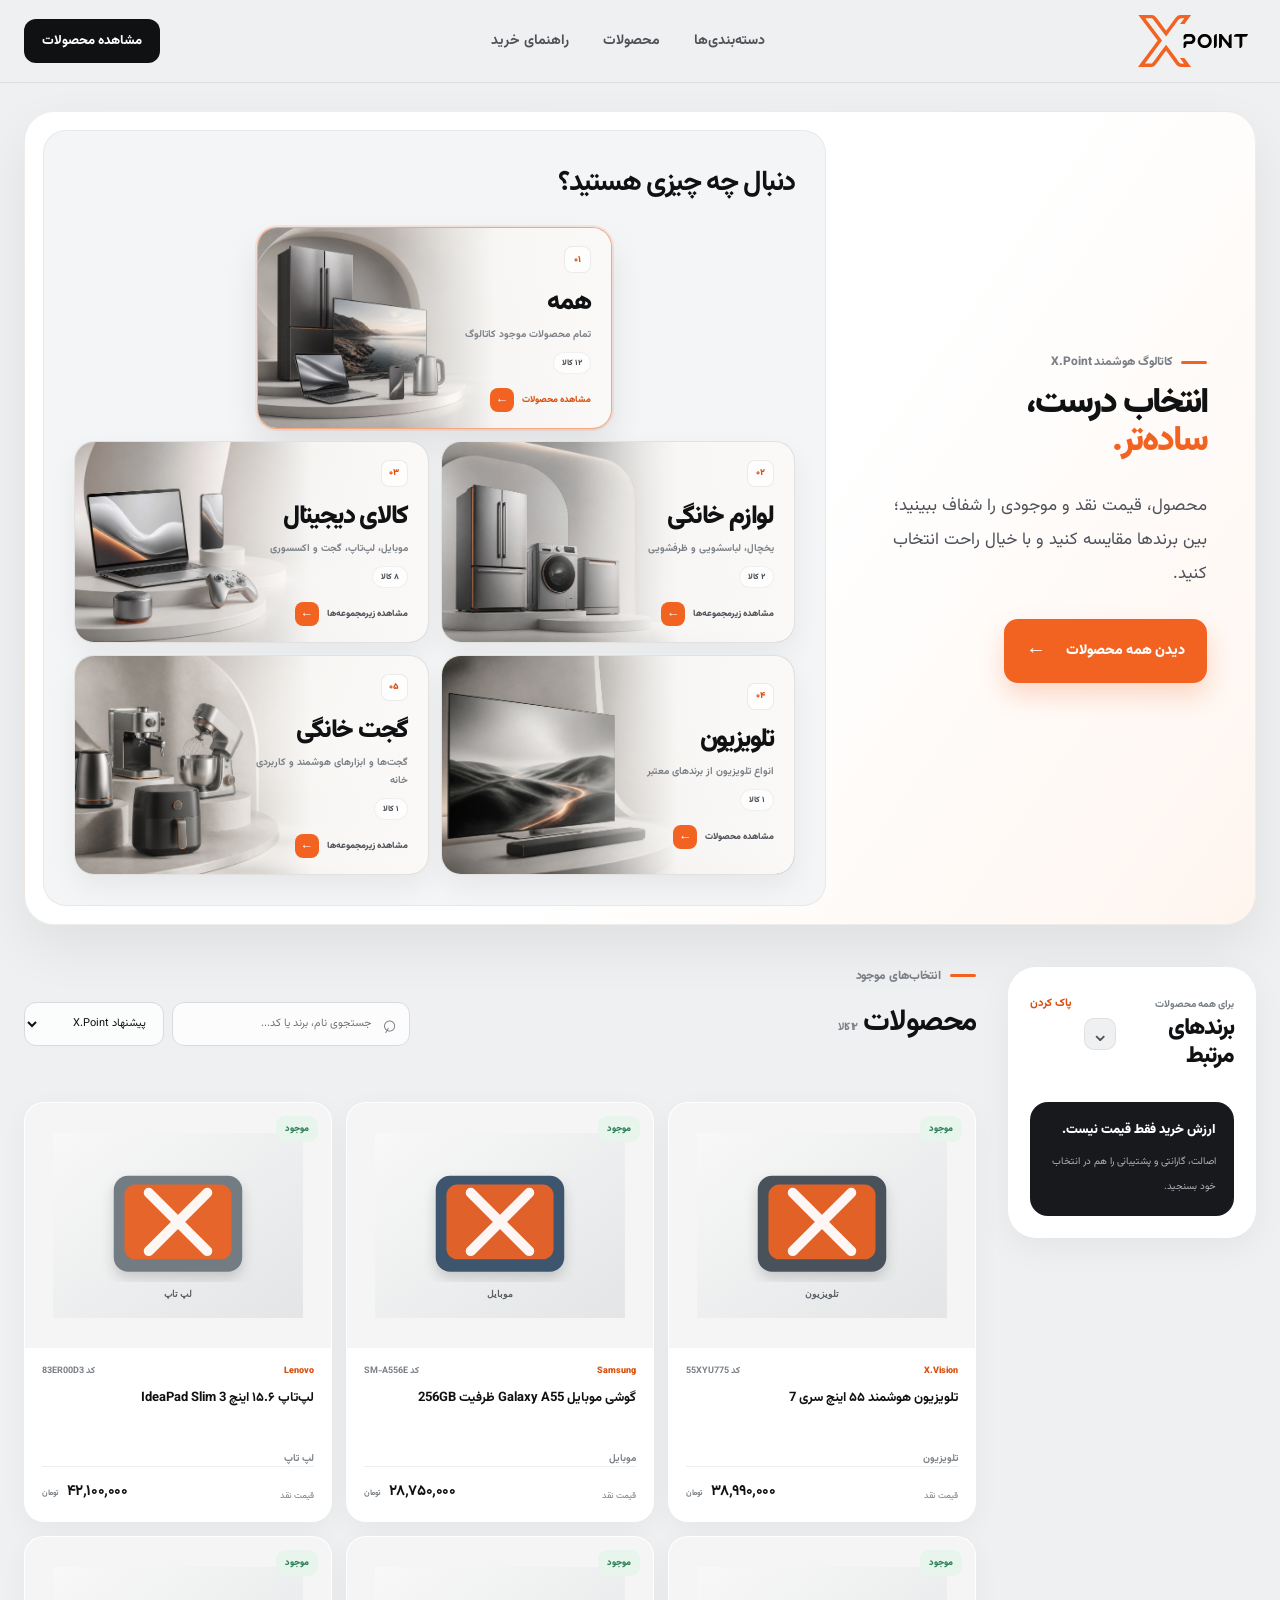
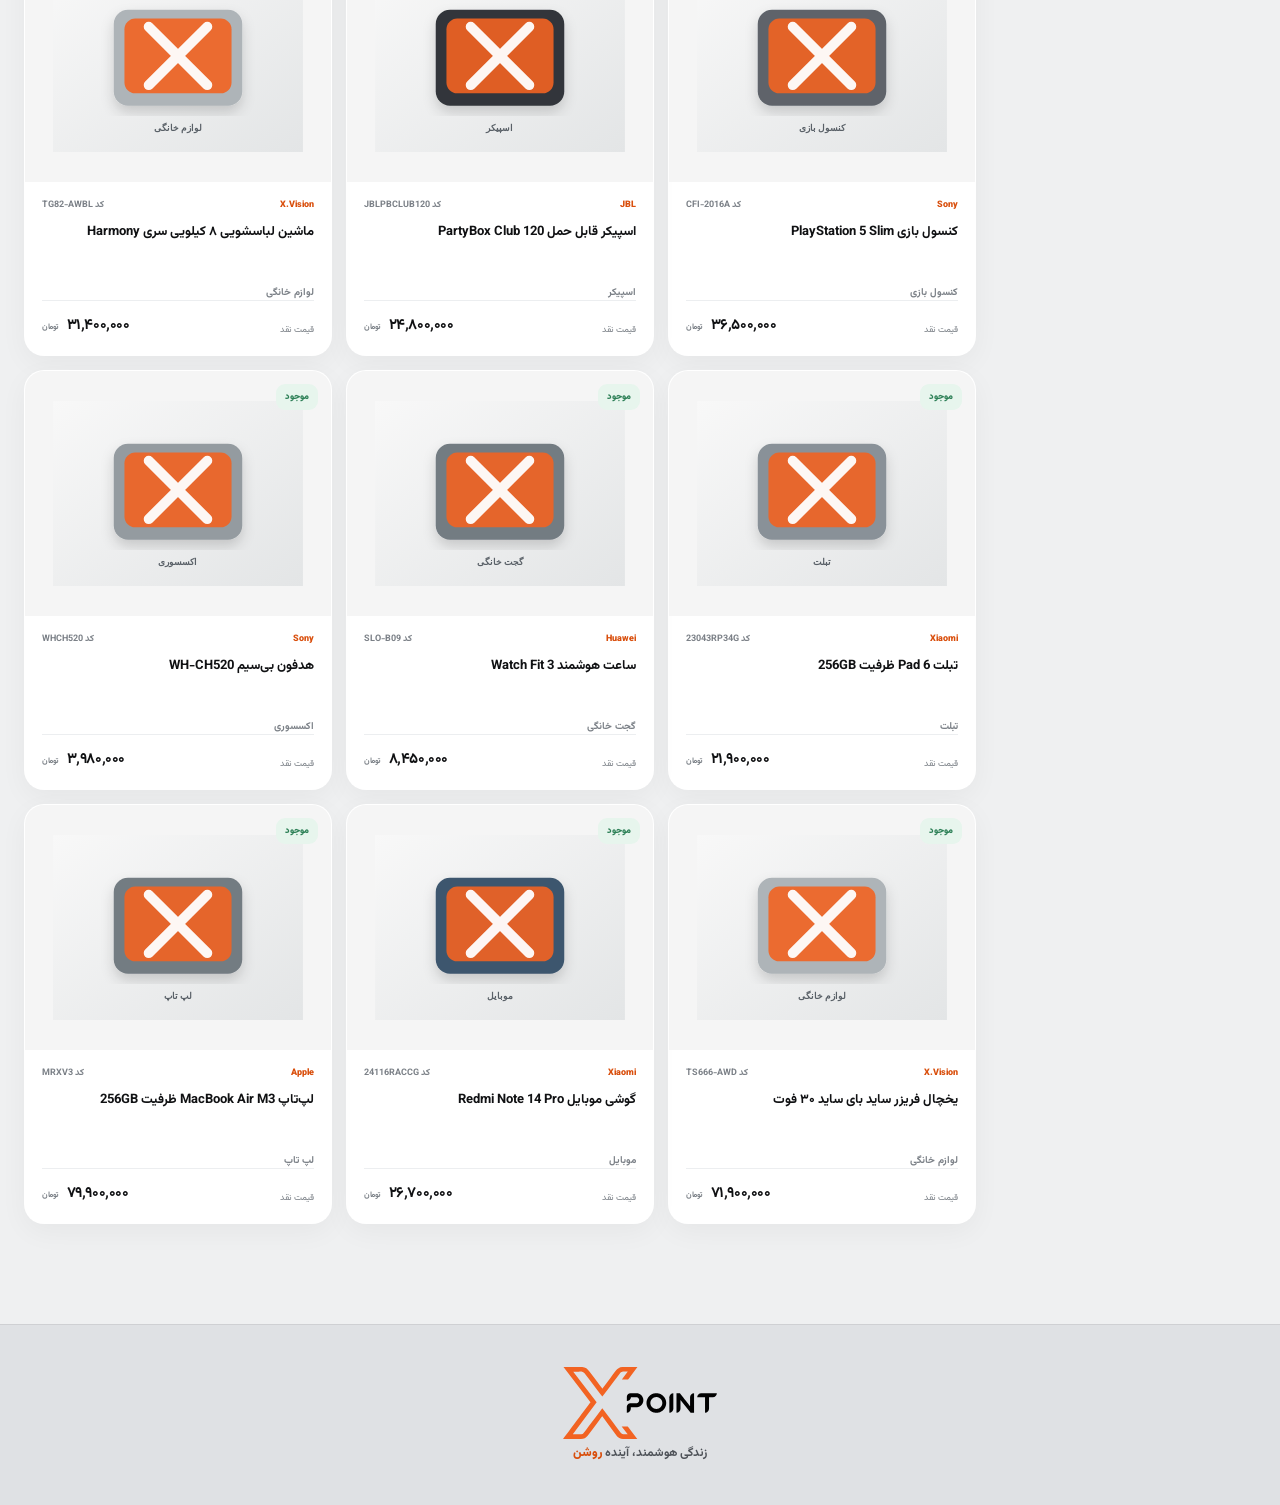
<file: index.html>
<!doctype html>
<html lang="fa" dir="rtl">
<head>
  <meta charset="UTF-8" />
  <meta name="viewport" content="width=device-width, initial-scale=1.0" />
  <meta name="theme-color" content="#f26322" />
  <meta name="description" content="کاتالوگ به‌روز محصولات X.Point با فیلتر دسته‌بندی و برند" />
  <title>X.Point | انتخاب درست، ساده‌تر</title>
  <link rel="stylesheet" href="styles.css?v=20261021-3" />
</head>
<body>
  <a class="skip-link" href="#products">رفتن به محصولات</a>

  <header class="site-header">
    <div class="shell header-inner">
      <a class="brand" href="#" aria-label="صفحه اصلی X.Point">
        <img src="assets/xpoint.svg" alt="X.Point" />
      </a>
      <nav aria-label="ناوبری اصلی">
        <a href="#categories">دسته‌بندی‌ها</a>
        <a href="#products">محصولات</a>
        <a href="#guide">راهنمای خرید</a>
      </nav>
      <button class="support-link" type="button" data-scroll-products>مشاهده محصولات</button>
    </div>
  </header>

  <main>
    <section class="drive-banner shell" id="driveBanner" aria-label="بنرهای ویژه X.Point" hidden>
      <div class="drive-banner-track" id="driveBannerTrack"></div>
      <div class="drive-banner-controls">
        <button type="button" id="bannerPrev" aria-label="بنر قبلی">→</button>
        <div class="drive-banner-dots" id="driveBannerDots" aria-label="انتخاب بنر"></div>
        <button type="button" id="bannerNext" aria-label="بنر بعدی">←</button>
      </div>
    </section>

    <section class="festival-strip shell" id="festivalStrip" aria-live="polite" hidden>
      <div>
        <span>جشنواره فعال</span>
        <strong id="festivalTitle"></strong>
        <p id="festivalDescription"></p>
      </div>
      <a id="festivalLink" href="#products">مشاهده جشنواره <span aria-hidden="true">←</span></a>
    </section>

    <section class="hero-combined shell" id="hero" aria-labelledby="hero-title">
      <div class="hero">
      <div class="hero-copy">
        <p class="eyebrow"><span></span> کاتالوگ هوشمند X.Point</p>
        <h1 id="hero-title">انتخاب درست،<br /><em>ساده‌تر.</em></h1>
        <p class="hero-lead">محصول، قیمت نقد و موجودی را شفاف ببینید؛ بین برندها مقایسه کنید و با خیال راحت انتخاب کنید.</p>
        <div class="hero-actions">
          <button class="primary-button" type="button" data-scroll-products>دیدن همه محصولات <span aria-hidden="true">←</span></button>
        </div>
      </div>

      </div>

    <div class="category-section" id="categories" aria-labelledby="category-title">
      <div class="section-heading">
        <div>
          <h2 id="category-title">دنبال چه چیزی هستید؟</h2>
        </div>
      </div>
      <div class="category-rail" id="categoryRail" role="group" aria-label="دسته‌های اصلی"></div>
      <div class="subcategory-rail" id="subcategoryRail" role="region" aria-label="زیرمجموعه‌ها" hidden></div>
    </div>
    </section>

    <section class="catalog shell" id="products" aria-labelledby="products-title">
      <aside class="filters" aria-label="فیلتر محصولات">
        <div class="filter-head">
          <details class="brand-filter-details">
            <summary class="brand-filter-toggle">
              <span class="brand-filter-title">
                <span class="filter-kicker" id="brandFilterContext">برای همه محصولات</span>
                <span class="brand-filter-name">برندهای مرتبط</span>
              </span>
              <span class="filter-chevron" aria-hidden="true">⌄</span>
            </summary>
            <div id="brandFilters" class="brand-filters"></div>
          </details>
          <button class="clear-filters" id="clearFilters" type="button">پاک کردن</button>
        </div>
        <div class="value-card" id="guide">
          <p>ارزش خرید فقط قیمت نیست.</p>
          <small>اصالت، گارانتی و پشتیبانی را هم در انتخاب خود بسنجید.</small>
        </div>
      </aside>

      <div class="product-area">
        <div class="catalog-toolbar">
          <div>
            <p class="eyebrow"><span></span> انتخاب‌های موجود</p>
            <h2 id="products-title">محصولات <small id="resultCount"></small></h2>
          </div>
          <div class="toolbar-actions">
            <label class="search-box">
              <span class="sr-only">جستجو</span>
              <input id="searchInput" type="search" placeholder="جستجوی نام، برند یا کد..." autocomplete="off" />
              <span aria-hidden="true">⌕</span>
            </label>
            <label class="sort-box">
              <span class="sr-only">مرتب‌سازی</span>
              <select id="sortSelect">
                <option value="featured">پیشنهاد X.Point</option>
                <option value="price-asc">کمترین قیمت</option>
                <option value="price-desc">بیشترین قیمت</option>
                <option value="name">نام محصول</option>
              </select>
            </label>
          </div>
        </div>

        <div id="activeFilters" class="active-filters" aria-live="polite"></div>
        <div id="loadingState" class="state-card" hidden>در حال دریافت آخرین فهرست محصولات…</div>
        <div id="errorState" class="state-card state-error" hidden></div>
        <div id="productGrid" class="product-grid"></div>
        <div id="emptyState" class="empty-state" hidden>
          <span>⌕</span>
          <h3>محصولی با این مشخصات پیدا نشد</h3>
          <p>فیلترها را تغییر دهید یا عبارت دیگری جستجو کنید.</p>
          <button type="button" id="emptyReset">نمایش همه محصولات</button>
        </div>
      </div>
    </section>

    <section class="recently-viewed shell" id="recentlyViewedSection" aria-labelledby="recentlyViewedTitle" hidden>
      <div class="section-heading recently-viewed-heading">
        <div>
          <p class="eyebrow"><span></span> ادامه انتخاب</p>
          <h2 id="recentlyViewedTitle">محصولات اخیراً دیده‌شده</h2>
        </div>
      </div>
      <div id="recentlyViewedGrid" class="recent-products-grid"></div>
    </section>
  </main>

  <footer>
    <div class="shell footer-inner">
      <div class="footer-brand">
        <img src="assets/xpoint.svg" alt="X.Point" />
        <p>زندگی هوشمند، آینده <span>روشن</span></p>
      </div>
    </div>
  </footer>

  <template id="productTemplate">
    <article class="product-card">
      <div class="product-image-wrap">
        <span class="stock-badge"></span>
        <div class="product-tags" aria-label="برچسب‌های محصول"></div>
        <img class="product-image" alt="" loading="lazy" />
      </div>
      <div class="product-info">
        <div class="product-meta"><span class="product-brand"></span><span class="product-code"></span></div>
        <h3 class="product-name"></h3>
        <span class="product-category"></span>
        <div class="price-block">
          <span>قیمت نقد</span>
          <strong class="product-price"></strong>
        </div>
      </div>
    </article>
  </template>

  <div class="product-modal-layer" id="productModal" hidden>
    <section class="product-modal" role="dialog" aria-modal="true" aria-labelledby="modalProductName" tabindex="-1">
      <button class="modal-close" id="modalClose" type="button" aria-label="بستن">×</button>
      <div class="modal-gallery">
        <div class="modal-media-tabs" id="modalMediaTabs" role="tablist" aria-label="رسانه‌های محصول"></div>
        <div class="modal-media-stage" id="modalMediaStage"></div>
        <div class="modal-thumbnails" id="modalThumbnails" aria-label="تصاویر محصول"></div>
      </div>
      <div class="modal-copy">
        <div class="modal-heading">
          <span class="modal-category" id="modalProductCategory"></span>
          <h2 id="modalProductName"></h2>
          <div class="modal-tags" id="modalProductTags" aria-label="برچسب‌های محصول"></div>
        </div>
        <section class="modal-description-section" aria-labelledby="modalDescriptionTitle">
          <h3 id="modalDescriptionTitle">توضیحات محصول</h3>
          <div class="modal-description" id="modalProductDescription"></div>
        </section>
        <dl class="modal-details">
          <div><dt>برند</dt><dd id="modalProductBrand"></dd></div>
          <div><dt>کد محصول</dt><dd id="modalProductCode"></dd></div>
          <div><dt>وضعیت</dt><dd id="modalProductStock"></dd></div>
        </dl>
        <div class="modal-price"><span>قیمت نقد</span><strong id="modalProductPrice"></strong></div>
        <section class="modal-related" id="modalRelatedSection" aria-labelledby="modalRelatedTitle" hidden>
          <h3 id="modalRelatedTitle">محصولات مشابه</h3>
          <div class="related-products-grid" id="modalRelatedProducts"></div>
        </section>
      </div>
    </section>
  </div>

  <script src="config.js?v=20261021-2"></script>
  <script src="category-tree.js?v=20260908-1"></script>
  <script src="app.js?v=20261021-4"></script>
</body>
</html>
</file>
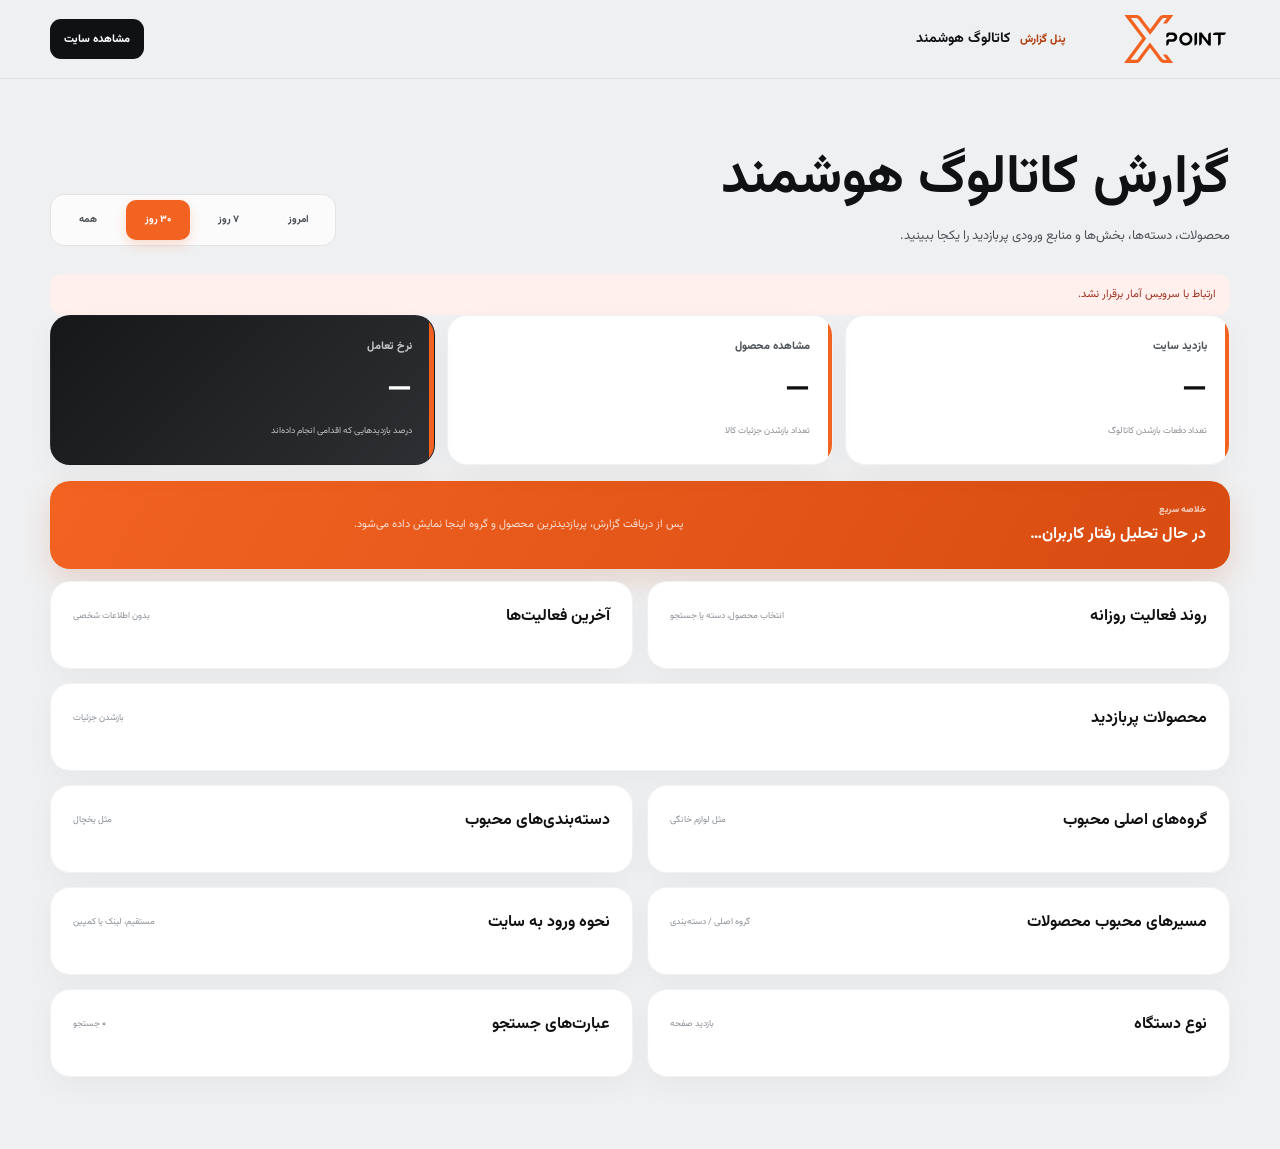
<file: admin.html>
<!doctype html>
<html lang="fa" dir="rtl">
<head>
  <meta charset="UTF-8" />
  <meta name="viewport" content="width=device-width, initial-scale=1.0" />
  <meta name="theme-color" content="#101113" />
  <meta name="robots" content="noindex,nofollow" />
  <title>گزارش استفاده | X.Point</title>
  <link rel="stylesheet" href="admin.css?v=20261021-4" />
</head>
<body>
  <header class="admin-header">
    <div class="admin-shell header-inner">
      <a class="admin-brand" href="index.html" aria-label="بازگشت به کاتالوگ"><img src="assets/xpoint.svg" alt="X.Point" /></a>
      <div><span>پنل گزارش</span><strong>کاتالوگ هوشمند</strong></div>
      <a class="catalog-link" href="index.html">مشاهده سایت</a>
    </div>
  </header>

  <main class="admin-shell">
    <section class="dashboard-intro">
      <div>
        <h1>گزارش کاتالوگ هوشمند</h1>
        <p>محصولات، دسته‌ها، بخش‌ها و منابع ورودی پربازدید را یکجا ببینید.</p>
      </div>
      <div class="range-tabs" id="rangeTabs" aria-label="بازه گزارش">
        <button type="button" data-range="today">امروز</button>
        <button type="button" data-range="7d">۷ روز</button>
        <button class="active" type="button" data-range="30d">۳۰ روز</button>
        <button type="button" data-range="all">همه</button>
      </div>
    </section>

    <div class="dashboard-status" id="dashboardStatus">در حال دریافت گزارش…</div>

    <section class="summary-grid" aria-label="خلاصه گزارش">
      <article><span>بازدید سایت</span><strong id="metricVisits">—</strong><small>تعداد دفعات بازشدن کاتالوگ</small></article>
      <article><span>مشاهده محصول</span><strong id="metricProducts">—</strong><small>تعداد بازشدن جزئیات کالا</small></article>
      <article class="metric-highlight"><span>نرخ تعامل</span><strong id="metricEngagement">—</strong><small>درصد بازدیدهایی که اقدامی انجام داده‌اند</small></article>
    </section>

    <section class="insight-strip" aria-label="خلاصه مدیریتی">
      <div><span class="insight-kicker">خلاصه سریع</span><strong id="insightHeadline">در حال تحلیل رفتار کاربران…</strong></div>
      <p id="insightDetails">پس از دریافت گزارش، پربازدیدترین محصول و گروه اینجا نمایش داده می‌شود.</p>
    </section>

    <section class="detail-grid" aria-label="جزئیات فعالیت کاربران">
      <article class="report-card">
        <header><h2>روند فعالیت روزانه</h2><span>انتخاب محصول، دسته یا جستجو</span></header>
        <div class="activity-chart" id="dailyActivity"></div>
      </article>
      <article class="report-card">
        <header><h2>آخرین فعالیت‌ها</h2><span>بدون اطلاعات شخصی</span></header>
        <div class="recent-list" id="recentActivity"></div>
      </article>
    </section>

    <section class="dashboard-grid">
      <article class="report-card report-wide"><header><h2>محصولات پربازدید</h2><span>بازشدن جزئیات</span></header><div class="rank-list" id="topProducts"></div></article>
      <article class="report-card"><header><h2>گروه‌های اصلی محبوب</h2><span>مثل لوازم خانگی</span></header><div class="rank-list" id="topGroups"></div></article>
      <article class="report-card"><header><h2>دسته‌بندی‌های محبوب</h2><span>مثل یخچال</span></header><div class="rank-list" id="topCategories"></div></article>
      <article class="report-card"><header><h2>مسیرهای محبوب محصولات</h2><span>گروه اصلی / دسته‌بندی</span></header><div class="rank-list" id="topCategoryPaths"></div></article>
      <article class="report-card"><header><h2>نحوه ورود به سایت</h2><span>مستقیم، لینک یا کمپین</span></header><div class="rank-list" id="topSources"></div></article>
      <article class="report-card"><header><h2>نوع دستگاه</h2><span>بازدید صفحه</span></header><div class="rank-list" id="topDevices"></div></article>
      <article class="report-card"><header><h2>عبارت‌های جستجو</h2><span><b id="metricSearches">۰</b> جستجو</span></header><div class="rank-list" id="topSearches"></div></article>
    </section>
  </main>

  <script src="config.js?v=20261021-2"></script>
  <script src="admin.js?v=20261021-4"></script>
</body>
</html>
</file>
<file: styles.css>
@font-face {
  font-family: "XPointFa";
  src: url("assets/fonts/Vazirmatn-Variable.woff2") format("woff2");
  font-style: normal;
  font-weight: 100 900;
  font-display: swap;
}

:root {
  --orange: #f26322;
  --orange-dark: #d94f0d;
  --ink: #101113;
  --body: #4e5258;
  --muted: #7b8087;
  --line: #dfe1e4;
  --field: #eff0f1;
  --card: #ffffff;
  --deep: #17191c;
  --soft-orange: #fff0e8;
  --radius-sm: 12px;
  --radius: 16px;
  --radius-lg: 28px;
  --shadow: 0 18px 45px rgba(16, 17, 19, 0.07);
}

* { box-sizing: border-box; }
html { scroll-behavior: smooth; }
body {
  margin: 0;
  color: var(--ink);
  background: var(--field);
  font-family: "XPointFa", Tahoma, Arial, sans-serif;
  font-synthesis: none;
  -webkit-font-smoothing: antialiased;
}
button, input, select { font: inherit; }
button, a { -webkit-tap-highlight-color: transparent; }
button { cursor: pointer; }
img { display: block; max-width: 100%; }
.shell { width: min(1380px, calc(100% - 48px)); margin-inline: auto; }
.sr-only { position: absolute; width: 1px; height: 1px; padding: 0; margin: -1px; overflow: hidden; clip: rect(0,0,0,0); white-space: nowrap; border: 0; }
.skip-link { position: fixed; z-index: 100; top: 8px; right: 8px; padding: 10px 16px; color: #fff; background: var(--ink); border-radius: 10px; transform: translateY(-150%); }
.skip-link:focus { transform: translateY(0); }
:focus-visible { outline: 3px solid rgba(242, 99, 34, .35); outline-offset: 3px; }

.site-header { position: sticky; z-index: 40; top: 0; background: rgba(239, 240, 241, .88); border-bottom: 1px solid rgba(16,17,19,.08); backdrop-filter: blur(16px); }
.header-inner { min-height: 82px; display: grid; grid-template-columns: 160px 1fr auto; align-items: center; gap: 32px; }
.brand { display: block; width: 126px; }
.brand img { width: 100%; height: 52px; object-fit: contain; }
nav { justify-self: center; display: flex; gap: 34px; }
nav a { color: var(--body); text-decoration: none; font-size: 14px; font-weight: 700; transition: color .2s ease; }
nav a:hover { color: var(--orange); }
.support-link { border: 0; padding: 12px 18px; color: #fff; background: var(--ink); border-radius: var(--radius-sm); font-size: 13px; font-weight: 800; }

.drive-banner { position: relative; margin-top: 24px; overflow: hidden; background: #dfe1e3; border-radius: 24px; box-shadow: 0 18px 45px rgba(16,17,19,.09); }
.drive-banner[hidden] { display: none; }
.drive-banner-track { position: relative; aspect-ratio: 3 / 1; min-height: 280px; }
.drive-banner-slide { position: absolute; inset: 0; opacity: 0; visibility: hidden; transition: opacity .55s ease, visibility .55s ease; }
.drive-banner-slide.active { opacity: 1; visibility: visible; }
.drive-banner-slide img { width: 100%; height: 100%; object-fit: cover; }
.drive-banner-slide::after { content: ""; position: absolute; inset: 0; pointer-events: none; box-shadow: inset 0 0 0 1px rgba(255,255,255,.24); border-radius: 24px; }
.drive-banner-controls { position: absolute; z-index: 4; right: 22px; bottom: 18px; display: flex; align-items: center; gap: 10px; padding: 7px; background: rgba(16,17,19,.66); border: 1px solid rgba(255,255,255,.16); border-radius: 999px; backdrop-filter: blur(12px); }
.drive-banner-controls { display: none; }
.drive-banner-controls > button { display: grid; place-items: center; width: 32px; height: 32px; padding: 0; border: 0; color: #fff; background: rgba(255,255,255,.1); border-radius: 50%; font-size: 15px; }
.drive-banner-dots { display: flex; align-items: center; gap: 6px; }
.drive-banner-dot { width: 7px; height: 7px; padding: 0; border: 0; background: rgba(255,255,255,.48); border-radius: 999px; transition: width .2s ease, background .2s ease; }
.drive-banner-dot.active { width: 22px; background: var(--orange); }

.festival-strip[hidden] { display: none; }
.festival-strip { display: flex; align-items: center; justify-content: space-between; gap: 24px; margin-top: 18px; padding: 20px 24px; color: #fff; background: linear-gradient(115deg, #101113, #282a2d); border: 1px solid rgba(255,255,255,.09); border-radius: 22px; box-shadow: 0 16px 38px rgba(16,17,19,.14); }
.festival-strip div { min-width: 0; }
.festival-strip div > span { display: block; margin-bottom: 3px; color: #ff9b6d; font-size: 10px; font-weight: 900; }
.festival-strip strong { display: block; font-size: clamp(18px, 2.4vw, 27px); line-height: 1.5; }
.festival-strip p { margin: 3px 0 0; color: rgba(255,255,255,.7); font-size: 11px; }
.festival-strip a { flex: 0 0 auto; padding: 12px 16px; color: #fff; background: var(--orange); border-radius: 12px; text-decoration: none; font-size: 11px; font-weight: 900; }
.festival-strip a span { margin-right: 6px; }

.hero { min-height: 560px; display: grid; grid-template-columns: .85fr 1.15fr; gap: 44px; align-items: center; padding-block: 60px 18px; overflow: hidden; }
.hero { display: block; min-height: auto; padding-block: 54px 22px; }
.hero-copy { max-width: 560px; margin-inline-start: auto; }
.hero-stage { display: none; }
.hero-combined {
  display: grid;
  grid-template-columns: minmax(0, 1.35fr) minmax(330px, .65fr);
  grid-template-areas: "categories intro";
  gap: 34px;
  align-items: stretch;
  direction: ltr;
  margin-top: 28px;
  margin-bottom: 42px;
  padding: 18px;
  overflow: hidden;
  background: linear-gradient(125deg, #fff 0%, #fff 58%, #fff5ef 100%);
  border: 1px solid rgba(16,17,19,.07);
  border-radius: 30px;
  box-shadow: 0 22px 55px rgba(16,17,19,.07);
}
.hero-combined .hero {
  grid-area: intro;
  direction: rtl;
  display: flex;
  min-height: 430px;
  align-items: center;
  padding: 34px 30px;
  overflow: visible;
}
.hero-combined .hero-copy { max-width: 430px; margin: 0; text-align: right; }
.hero-combined .hero h1 { font-size: clamp(24px, calc(3.5vw - 10px), 44px); line-height: 1.08; letter-spacing: -2px; }
.hero-combined .category-section {
  grid-area: categories;
  direction: rtl;
  min-width: 0;
  padding: 30px;
  background: #f4f5f6;
  border: 1px solid rgba(16,17,19,.055);
  border-radius: 23px;
}
.hero-combined .section-heading { margin-bottom: 22px; }
.hero-combined .section-heading h2 { font-size: clamp(25px, 2.2vw, 34px); }
.eyebrow { display: flex; align-items: center; gap: 9px; margin: 0 0 14px; color: var(--muted); font-size: 12px; font-weight: 800; letter-spacing: -.1px; }
.eyebrow span { width: 26px; height: 3px; background: var(--orange); border-radius: 10px; }
.hero h1 { margin: 0; font-size: clamp(58px, 7.1vw, 108px); line-height: .95; letter-spacing: -5px; font-weight: 950; }
.hero h1 em { color: var(--orange); font-style: normal; }
.hero-lead { width: min(500px, 100%); margin: 28px 0; color: var(--body); font-size: 17px; line-height: 2; }
.hero-actions { display: flex; align-items: center; gap: 24px; }
.primary-button { display: inline-flex; align-items: center; gap: 20px; padding: 16px 22px; border: 0; color: #fff; background: var(--orange); border-radius: 14px; font-size: 14px; font-weight: 900; box-shadow: 0 12px 26px rgba(242,99,34,.23); transition: transform .2s ease, background .2s ease; }
.primary-button:hover { background: var(--orange-dark); transform: translateY(-2px); }
.primary-button span { font-size: 20px; }
.live-note { display: inline-flex; align-items: center; gap: 8px; color: var(--muted); font-size: 12px; font-weight: 700; }
.live-note i { width: 8px; height: 8px; border-radius: 50%; background: #31a767; box-shadow: 0 0 0 5px rgba(49,167,103,.1); }

.hero-stage { position: relative; min-height: 474px; direction: ltr; }
.x-route { position: absolute; inset: 14% 16%; border-radius: 50%; background: radial-gradient(circle, rgba(242,99,34,.22) 0%, rgba(242,99,34,.08) 38%, transparent 72%); filter: blur(2px); }
.product-orbit { position: absolute; z-index: 4; display: grid; justify-items: center; padding: 20px 18px 14px; background: rgba(255,255,255,.96); border: 1px solid rgba(255,255,255,.8); border-radius: 24px; box-shadow: 0 26px 55px rgba(18,20,22,.16); animation: float 5s ease-in-out infinite; }
.product-orbit b { margin-top: 11px; font-size: 12px; }
.product-orbit small { margin-top: 3px; color: var(--muted); font-size: 10px; }
.orbit-tv { width: 205px; height: 194px; left: 7%; top: 13%; transform: rotate(3deg); }
.orbit-phone { width: 147px; height: 200px; right: 7%; top: 19%; transform: rotate(-4deg); animation-delay: -1.8s; }
.orbit-laptop { width: 218px; height: 170px; left: 38%; bottom: 1%; animation-delay: -.8s; }
.device { position: relative; display: block; background: linear-gradient(145deg,#1f2328,#070809); box-shadow: inset 0 0 0 3px #34383c, 0 12px 24px rgba(0,0,0,.18); }
.tv-device { width: 150px; height: 92px; border-radius: 7px; }
.tv-device::before { content: ""; position: absolute; inset: 7px; background: linear-gradient(135deg,#525a66,#d4d8da 48%,#383e45); border-radius: 3px; }
.tv-device::after { content: ""; position: absolute; left: 55px; bottom: -10px; width: 40px; height: 11px; background: #25282c; clip-path: polygon(35% 0,65% 0,100% 100%,0 100%); }
.phone-device { width: 65px; height: 112px; border-radius: 14px; }
.phone-device::before { content: ""; position: absolute; inset: 5px; background: radial-gradient(circle at 65% 30%,#e1e5e5 0 7%,transparent 8%),linear-gradient(155deg,#66707e,#20252b 58%,#aab1b5); border-radius: 10px; }
.laptop-device { width: 142px; height: 88px; border-radius: 7px 7px 3px 3px; }
.laptop-device::before { content: ""; position: absolute; inset: 6px; background: linear-gradient(135deg,#c9d0d3,#6f7b82); border-radius: 3px; }
.laptop-device::after { content: ""; position: absolute; left: -13px; bottom: -10px; width: 168px; height: 11px; background: linear-gradient(#b8bdc0,#656b70); border-radius: 2px 2px 8px 8px; }
.stage-label { position: absolute; z-index: 6; display: flex; flex-direction: column; gap: 2px; padding: 10px 14px; background: rgba(24,26,29,.94); color: #fff; border-radius: 12px; box-shadow: var(--shadow); }
.stage-label span { color: #b7bcc1; font-size: 9px; }
.stage-label b { font-size: 11px; }
.label-one { left: 2%; bottom: 18%; }
.label-two { right: 0; bottom: 29%; }
@keyframes float { 0%,100% { translate: 0 0; } 50% { translate: 0 -8px; } }

.category-section { padding-block: 0 58px; border-top: 0; }
.hero + .category-section { margin-top: 0; }
.section-heading { display: flex; justify-content: space-between; align-items: end; gap: 24px; margin-bottom: 28px; }
.section-heading h2, .catalog-toolbar h2, .filter-head h2 { margin: 0; font-size: 30px; letter-spacing: -1.4px; }
.section-heading > p { width: 340px; margin: 0; color: var(--muted); font-size: 13px; line-height: 1.9; }
.category-rail { display: grid; grid-template-columns: repeat(2, minmax(0, 1fr)); gap: 12px; }
.category-card { position: relative; min-width: 0; min-height: 192px; padding: 0; overflow: hidden; border: 1px solid rgba(16,17,19,.08); color: var(--ink); background: #f4f3f1; border-radius: 20px; text-align: right; box-shadow: 0 12px 28px rgba(16,17,19,.06); isolation: isolate; transition: transform .25s ease, border-color .25s ease, box-shadow .25s ease; }
.category-card:first-child { grid-column: 1 / -1; width: calc(50% - 6px); min-height: 192px; justify-self: center; }
.category-card:hover { transform: translateY(-4px); border-color: rgba(242,99,34,.32); box-shadow: 0 18px 34px rgba(16,17,19,.11); }
.category-card.active { border-color: rgba(242,99,34,.52); box-shadow: 0 0 0 2px rgba(242,99,34,.12), 0 18px 34px rgba(16,17,19,.09); }
.category-visual { position: absolute; z-index: -2; inset: 0; display: block; overflow: hidden; }
.category-visual img { width: 100%; height: 100%; object-fit: cover; object-position: center; filter: saturate(.86) contrast(.98); transition: transform .35s ease, filter .35s ease; }
.category-card:hover .category-visual img { transform: scale(1.025); filter: saturate(1) contrast(1); }
.category-shade { position: absolute; inset: 0; background: linear-gradient(90deg, rgba(244,243,241,0) 0%, rgba(244,243,241,.08) 38%, rgba(250,249,247,.94) 67%, #faf9f7 100%); }
.category-content { position: relative; z-index: 2; display: flex; width: 60%; min-height: inherit; flex-direction: column; align-items: flex-start; padding: 18px 20px 16px; margin-left: auto; }
.category-number { display: grid; place-items: center; min-width: 27px; height: 27px; margin-bottom: auto; padding-inline: 6px; color: var(--orange-dark); background: rgba(255,255,255,.72); border: 1px solid rgba(16,17,19,.08); border-radius: 8px; font-size: 9px; font-weight: 900; }
.category-card strong { display: block; margin-top: 14px; font-size: clamp(20px, 2vw, 29px); line-height: 1.25; font-weight: 950; letter-spacing: -1.2px; }
.category-card small { display: block; margin-top: 7px; color: var(--muted); font-size: 10px; line-height: 1.8; font-weight: 700; }
.category-action { display: inline-flex; align-items: center; gap: 8px; margin-top: 14px; color: var(--body); font-size: 9px; font-weight: 850; }
.category-action b { display: grid; place-items: center; width: 24px; height: 24px; color: #fff; background: var(--orange); border-radius: 8px; font-family: Arial, sans-serif; font-size: 13px; }
.category-card.active .category-action { color: var(--orange-dark); }
.subcategory-rail { margin-top: 18px; padding: 20px; overflow: hidden; background: linear-gradient(145deg, #fff 0%, #f5f3f0 100%); border: 1px solid rgba(16,17,19,.08); border-radius: 20px; box-shadow: 0 14px 34px rgba(16,17,19,.07); }
.subcategory-rail:not([hidden]) { animation: subcategory-reveal .24s ease both; }
.subcategory-head { display: flex; align-items: center; justify-content: space-between; gap: 18px; margin-bottom: 15px; }
.subcategory-head > div { display: grid; gap: 3px; }
.subcategory-head span { color: var(--orange-dark); font-size: 9px; font-weight: 900; }
.subcategory-head strong { color: var(--ink); font-size: 17px; font-weight: 950; }
.subcategory-head small { color: var(--muted); font-size: 10px; font-weight: 700; }
.subcategory-grid { display: grid; grid-template-columns: repeat(4, minmax(0, 1fr)); gap: 8px; }
.subcategory-card { display: grid; grid-template-columns: 38px minmax(0, 1fr) 22px; align-items: center; gap: 9px; min-height: 64px; padding: 9px 10px; color: var(--body); background: rgba(255,255,255,.88); border: 1px solid #e1e2e3; border-radius: 14px; text-align: right; font: inherit; cursor: pointer; transition: transform .2s ease, color .2s ease, border-color .2s ease, background .2s ease, box-shadow .2s ease; }
.subcategory-card:hover { transform: translateY(-2px); color: var(--ink); border-color: rgba(242,99,34,.32); box-shadow: 0 8px 18px rgba(16,17,19,.07); }
.subcategory-card.active { color: var(--orange-dark); background: var(--soft-orange); border-color: rgba(242,99,34,.48); box-shadow: inset 0 0 0 1px rgba(242,99,34,.12); }
.subcategory-icon { display: grid; place-items: center; width: 38px; height: 38px; color: var(--ink); background: #f0f1f2; border-radius: 11px; transition: color .2s ease, background .2s ease; }
.subcategory-card.active .subcategory-icon { color: #fff; background: var(--orange); }
.subcategory-icon svg { width: 21px; height: 21px; }
.subcategory-copy { min-width: 0; display: grid; gap: 3px; }
.subcategory-copy strong { overflow: hidden; color: inherit; font-size: 11px; font-weight: 900; text-overflow: ellipsis; white-space: nowrap; }
.subcategory-copy small { color: var(--muted); font-size: 8px; font-weight: 700; }
.subcategory-card > b { color: #a2a6aa; font-family: Arial, sans-serif; font-size: 15px; }
.subcategory-card.active > b { color: var(--orange-dark); }
.subcategory-rail { scroll-margin-top: 100px; }
.category-breadcrumbs { display: flex; flex-wrap: wrap; align-items: center; gap: 4px; margin-bottom: 16px; padding-bottom: 12px; border-bottom: 1px solid var(--line); }
.category-breadcrumbs button { padding: 7px 9px; border: 0; border-radius: 8px; background: transparent; color: var(--body); font-size: 11px; font-weight: 750; }
.category-breadcrumbs button:hover, .category-breadcrumbs button[aria-current] { background: var(--soft-orange); color: var(--orange-dark); }
.category-breadcrumbs > span { color: var(--muted); }
.subcategory-card.is-unavailable:not(.active) .subcategory-icon { color: var(--muted); }
.subcategory-copy strong { white-space: normal; overflow-wrap: anywhere; }
.subcategory-copy small { line-height: 1.8; }
.subcategory-grid { grid-template-columns: repeat(2, minmax(0, 1fr)); }
.category-count { display: inline-flex; align-items: center; margin-top: 8px; padding: 4px 8px; color: var(--body); background: rgba(255,255,255,.74); border: 1px solid rgba(16,17,19,.06); border-radius: 999px; font-size: 8px; font-weight: 850; }
@keyframes subcategory-reveal { from { opacity: 0; transform: translateY(-7px); } to { opacity: 1; transform: translateY(0); } }

.catalog { display: grid; grid-template-columns: 248px minmax(0,1fr); gap: 32px; align-items: start; padding-bottom: 100px; }
.filters { position: sticky; top: 110px; padding: 22px; background: var(--card); border-radius: var(--radius-lg); box-shadow: 0 10px 34px rgba(15,18,20,.05); }
.filter-head { display: flex; align-items: flex-start; justify-content: space-between; gap: 12px; margin-bottom: 14px; }
.filter-kicker { color: var(--muted); font-size: 10px; font-weight: 800; }
.filter-head h2 { margin-top: 4px; font-size: 23px; }
.brand-filter-details { min-width: 0; flex: 1; }
.brand-filter-toggle { min-width: 0; display: flex; align-items: center; justify-content: space-between; gap: 12px; padding: 8px 0; color: var(--ink); list-style: none; text-align: right; cursor: pointer; }
.brand-filter-toggle::-webkit-details-marker { display: none; }
.brand-filter-title { display: flex; flex-direction: column; align-items: flex-start; gap: 3px; }
.brand-filter-name { font-size: 23px; line-height: 1.2; font-weight: 900; letter-spacing: -1px; }
.filter-chevron { display: grid; place-items: center; width: 32px; height: 32px; flex: 0 0 32px; color: var(--body); background: var(--field); border: 1px solid rgba(16,17,19,.07); border-radius: 10px; font-family: Arial, sans-serif; font-size: 22px; line-height: 1; transition: color .2s ease, background .2s ease, transform .2s ease; }
.brand-filter-toggle:hover .filter-chevron { color: var(--orange-dark); background: var(--soft-orange); }
.brand-filter-details[open] .filter-chevron { color: var(--orange-dark); background: var(--soft-orange); transform: rotate(180deg); }
.clear-filters { padding: 6px 0; border: 0; color: var(--orange-dark); background: transparent; font-size: 11px; font-weight: 800; }
.brand-filters {
  display: grid;
  max-height: min(390px, calc(100vh - 300px));
  gap: 4px;
  margin-top: 10px;
  padding: 10px 4px 10px 10px;
  overflow-y: auto;
  overscroll-behavior: contain;
  scrollbar-gutter: stable;
  border-top: 1px solid rgba(16,17,19,.08);
  scrollbar-width: thin;
  scrollbar-color: var(--orange) #eceeef;
}
.brand-filters::-webkit-scrollbar { width: 7px; }
.brand-filters::-webkit-scrollbar-track { background: #eceeef; border-radius: 999px; }
.brand-filters::-webkit-scrollbar-thumb { background: var(--orange); border: 2px solid #eceeef; border-radius: 999px; }
.brand-filters::-webkit-scrollbar-thumb:hover { background: var(--orange-dark); }
.brand-option { display: flex; align-items: center; justify-content: space-between; gap: 10px; padding: 9px 8px; border-radius: 10px; color: var(--body); font-size: 12px; font-weight: 700; cursor: pointer; }
.brand-option:hover { background: var(--field); }
.brand-option span:first-child { display: flex; align-items: center; gap: 9px; }
.brand-option input { appearance: none; width: 18px; height: 18px; margin: 0; border: 1.5px solid #b7bbc0; border-radius: 6px; background: #fff; }
.brand-option input:checked { border-color: var(--orange); background: var(--orange); box-shadow: inset 0 0 0 4px #fff; }
.brand-option i { color: #a1a6ab; font-size: 10px; font-style: normal; }
.brand-empty { margin: 0; padding: 18px 8px; color: var(--muted); font-size: 11px; text-align: center; }
.value-card { margin-top: 24px; padding: 18px; overflow: hidden; color: #fff; background: var(--deep); border-radius: 18px; }
.value-card p { margin: 0 0 8px; font-size: 13px; font-weight: 900; }
.value-card small { color: #aeb2b7; font-size: 10px; line-height: 1.8; }

.catalog-toolbar { display: flex; justify-content: space-between; align-items: end; gap: 18px; margin-bottom: 14px; }
.catalog-toolbar h2 small { color: var(--muted); font-size: 11px; font-weight: 700; }
.toolbar-actions { display: flex; gap: 8px; }
.search-box { position: relative; display: block; }
.search-box input, .sort-box select { height: 44px; border: 1px solid #d7dade; background: rgba(255,255,255,.78); border-radius: 12px; color: var(--ink); font-size: 11px; outline: 0; }
.search-box input { width: 238px; padding: 0 38px 0 14px; }
.search-box > span:last-child { position: absolute; right: 14px; top: 7px; color: var(--muted); font-family: Arial,sans-serif; font-size: 24px; transform: rotate(-15deg); }
.sort-box select { min-width: 140px; padding: 0 13px; }
.search-box input:focus, .sort-box select:focus { border-color: var(--orange); box-shadow: 0 0 0 3px rgba(242,99,34,.1); }
.active-filters { min-height: 34px; display: flex; flex-wrap: wrap; gap: 7px; margin-bottom: 8px; }
.filter-chip { display: inline-flex; align-items: center; gap: 7px; padding: 6px 10px; border: 1px solid rgba(242,99,34,.22); color: var(--orange-dark); background: var(--soft-orange); border-radius: 999px; font-size: 10px; font-weight: 800; }
.filter-chip button { padding: 0; border: 0; color: inherit; background: transparent; font-size: 14px; line-height: 1; }

.product-grid { display: grid; grid-template-columns: repeat(3, minmax(0,1fr)); gap: 14px; }
.product-card { overflow: hidden; background: var(--card); border: 1px solid transparent; border-radius: 20px; box-shadow: 0 8px 28px rgba(16,17,19,.045); transition: transform .25s ease, border-color .25s ease, box-shadow .25s ease; }
.product-card:hover,
.product-card:focus-visible {
  transform: translateY(-5px);
  border-color: rgba(242,99,34,.78);
  box-shadow: 0 0 0 3px rgba(242,99,34,.11), 0 14px 38px rgba(242,99,34,.24), 0 24px 50px rgba(16,17,19,.10);
}
.product-card:focus-visible { outline: none; }
.product-image-wrap { position: relative; display: grid; place-items: center; height: 245px; overflow: hidden; background: #f5f5f5; }
.product-tags { position: absolute; z-index: 2; top: 13px; left: 13px; display: flex; align-items: flex-start; flex-direction: column; gap: 5px; max-width: 52%; }
.management-tag { display: inline-flex; align-items: center; min-height: 25px; padding: 5px 8px; color: #9d3b0f; background: rgba(255,238,229,.94); border: 1px solid rgba(242,99,34,.22); border-radius: 8px; font-size: 9px; font-weight: 900; line-height: 1.35; backdrop-filter: blur(6px); }
.product-image { width: 100%; height: 100%; object-fit: contain; padding: 28px; transition: transform .35s ease; }
.product-card:hover .product-image { transform: scale(1.035); }
.stock-badge { position: absolute; z-index: 2; top: 13px; right: 13px; padding: 6px 9px; color: #2e8057; background: #e7f5ed; border-radius: 9px; font-size: 9px; font-weight: 900; }
.stock-badge.out { color: #916548; background: #f5eee9; }
.compare-button { position: absolute; z-index: 2; top: 12px; left: 12px; display: grid; place-items: center; width: 31px; height: 31px; border: 1px solid #dfe1e3; color: var(--body); background: rgba(255,255,255,.92); border-radius: 10px; font-family: Arial,sans-serif; font-size: 18px; line-height: 1; }
.compare-button.active { color: #fff; background: var(--orange); border-color: var(--orange); }
.product-info { padding: 16px 17px 18px; }
.product-meta { display: flex; justify-content: space-between; align-items: center; gap: 10px; color: var(--muted); font-size: 9px; font-weight: 700; }
.product-brand { color: var(--orange-dark); font-weight: 900; }
.product-name { min-height: 49px; margin: 8px 0 16px; font-size: 13px; line-height: 1.85; }
.price-block { display: flex; justify-content: space-between; align-items: end; padding-top: 13px; border-top: 1px solid #eceef0; }
.price-block > span { color: var(--muted); font-size: 9px; }
.product-price { font-size: 15px; letter-spacing: -.4px; }
.product-price small { margin-right: 4px; color: var(--muted); font-size: 8px; font-weight: 700; }
.product-category { display: block; margin-top: 7px; color: var(--muted); font-size: 10px; font-weight: 700; }
.product-card { cursor: pointer; -webkit-tap-highlight-color: transparent; }
html.modal-open, html.modal-open body { overflow: hidden; }
html.modal-open body { position: fixed; inset-inline: 0; width: 100%; }
.product-modal-layer { position: fixed; z-index: 100; inset: 0; display: grid; place-items: center; width: 100%; height: 100vh; height: 100dvh; padding: max(12px, env(safe-area-inset-top)) max(12px, env(safe-area-inset-right)) max(12px, env(safe-area-inset-bottom)) max(12px, env(safe-area-inset-left)); overflow: auto; overscroll-behavior: contain; background: rgba(16,17,19,.48); backdrop-filter: blur(5px); }
.product-modal-layer[hidden] { display: none; }
.product-modal { position: relative; display: grid; grid-template-columns: 1.08fr .92fr; width: min(1020px, 100%); max-width: 1020px; max-height: calc(100dvh - 24px); padding: 0; overflow-y: auto; overscroll-behavior: contain; -webkit-overflow-scrolling: touch; direction: ltr; color: var(--ink); background: var(--card); border: 1px solid rgba(255,255,255,.7); border-radius: 28px; box-shadow: 0 28px 90px rgba(16,17,19,.28); animation: modal-reveal .2s ease both; }
@keyframes modal-reveal { from { opacity: 0; transform: translateY(12px) scale(.985); } to { opacity: 1; transform: none; } }
.modal-gallery { position: relative; display: grid; grid-template-rows: auto minmax(390px, 1fr) auto; min-width: 0; padding: 16px 18px 18px; background: linear-gradient(145deg,#f4f5f5,#eceeef); }
.modal-media-tabs { position: relative; z-index: 1; display: grid; grid-auto-flow: column; grid-auto-columns: minmax(0,1fr); gap: 6px; min-height: 44px; margin: 0 0 12px; padding: 4px 4px 4px 46px; direction: rtl; background: rgba(255,255,255,.72); border: 1px solid #e0e2e3; border-radius: 14px; }
.modal-media-tab { position: relative; display: inline-flex; align-items: center; justify-content: center; gap: 7px; min-width: 0; padding: 8px 10px; border: 0; color: var(--body); background: transparent; border-radius: 10px; font-size: 10px; font-weight: 850; white-space: nowrap; cursor: pointer; transition: color .2s ease, background .2s ease, box-shadow .2s ease; }
.modal-media-tab span { display: grid; place-items: center; width: 22px; height: 22px; color: var(--orange-dark); background: var(--soft-orange); border-radius: 7px; font: 700 13px/1 Arial,sans-serif; }
.modal-media-tab:hover, .modal-media-tab:focus-visible { color: var(--ink); background: #fff; outline: none; }
.modal-media-tab.active { color: var(--ink); background: #fff; box-shadow: 0 4px 14px rgba(16,17,19,.09); }
.modal-media-tab.active::after { position: absolute; right: 24%; bottom: -5px; left: 24%; height: 2px; content: ""; background: var(--orange); border-radius: 2px; }
.modal-media-stage { position: relative; display: grid; place-items: center; min-width: 0; min-height: 390px; overflow: hidden; background: #fff; border: 1px solid rgba(16,17,19,.06); border-radius: 20px; box-shadow: inset 0 0 0 1px rgba(255,255,255,.6), 0 8px 24px rgba(16,17,19,.035); }
.modal-media-stage img, .modal-media-stage video, .modal-media-stage iframe { display: block; width: 100%; height: 100%; min-height: 390px; border: 0; object-fit: contain; }
.modal-media-stage img { padding: 32px; }
.modal-media-stage video { background: #101113; }
.modal-media-counter, .modal-stage-label { position: absolute; z-index: 2; top: 12px; padding: 7px 10px; color: var(--body); background: rgba(255,255,255,.9); border: 1px solid rgba(16,17,19,.08); border-radius: 9px; box-shadow: 0 5px 14px rgba(16,17,19,.07); font-size: 9px; font-weight: 850; backdrop-filter: blur(8px); }
.modal-media-counter { left: 12px; direction: ltr; }
.modal-stage-label { right: 12px; display: inline-flex; align-items: center; gap: 7px; }
.modal-stage-label b { color: var(--orange); font: 700 13px/1 Arial,sans-serif; }
.modal-gallery-arrow { position: absolute; z-index: 2; top: 50%; display: grid; place-items: center; width: 38px; height: 38px; padding: 0; border: 1px solid rgba(16,17,19,.1); color: var(--ink); background: rgba(255,255,255,.9); border-radius: 50%; box-shadow: 0 7px 18px rgba(16,17,19,.11); font: 700 18px/1 Arial,sans-serif; cursor: pointer; transform: translateY(-50%); backdrop-filter: blur(8px); }
.modal-gallery-arrow.is-previous { right: 12px; }
.modal-gallery-arrow.is-next { left: 12px; }
.modal-gallery-arrow:hover, .modal-gallery-arrow:focus-visible { color: #fff; background: var(--orange); border-color: var(--orange); outline: none; }
.modal-thumbnails { display: flex; justify-content: center; gap: 8px; min-height: 62px; padding-top: 12px; overflow-x: auto; direction: rtl; }
.modal-thumbnails[hidden] { display: none; }
.modal-thumbnail { flex: 0 0 58px; width: 58px; height: 58px; padding: 4px; overflow: hidden; border: 1px solid #dadddf; background: #fff; border-radius: 12px; cursor: pointer; transition: transform .2s ease, border-color .2s ease, box-shadow .2s ease; }
.modal-thumbnail img { width: 100%; height: 100%; object-fit: contain; }
.modal-thumbnail:hover, .modal-thumbnail:focus-visible { transform: translateY(-2px); outline: none; }
.modal-thumbnail.active { border-color: var(--orange); box-shadow: 0 0 0 2px rgba(242,99,34,.13), 0 5px 14px rgba(16,17,19,.08); outline: none; }
.modal-copy { position: relative; display: flex; flex-direction: column; direction: rtl; padding: 48px 38px 34px; }
.modal-close { position: absolute; z-index: 2; top: 14px; left: 14px; width: 34px; height: 34px; border: 0; color: var(--ink); background: rgba(255,255,255,.82); border-radius: 50%; font-size: 24px; line-height: 1; cursor: pointer; -webkit-tap-highlight-color: transparent; }
.modal-category { color: var(--orange); font-size: 11px; font-weight: 900; }
.modal-tags { display: flex; flex-wrap: wrap; gap: 6px; margin: -3px 0 15px; }
.modal-copy h2 { margin: 11px 0 15px; font-size: clamp(22px, 3vw, 34px); line-height: 1.4; }
.modal-description-section { position: relative; margin: 0 0 22px; padding: 17px 18px 16px; background: #f7f7f7; border-radius: 14px; }
.modal-description-section::before { position: absolute; top: 18px; right: 0; width: 3px; height: 22px; content: ""; background: var(--orange); border-radius: 3px 0 0 3px; }
.modal-description-section h3 { margin: 0 0 10px; font-size: 14px; }
.modal-description { color: var(--body); font-size: 12px; line-height: 2; }
.modal-description p { margin: 0; }
.modal-description p + p { margin-top: 8px; }
.modal-description ul { display: grid; gap: 7px; margin: 12px 0 0; padding: 11px 18px 0 0; border-top: 1px solid #e4e6e7; list-style: none; }
.modal-description li { position: relative; padding-right: 13px; }
.modal-description li::before { position: absolute; top: .78em; right: 0; width: 5px; height: 5px; content: ""; background: var(--orange); border-radius: 50%; }
.modal-details { display: grid; grid-template-columns: repeat(3, 1fr); gap: 10px; margin: 0 0 26px; }
.modal-details div { padding: 12px; background: #f5f6f6; border-radius: 12px; }
.modal-details dt { color: var(--muted); font-size: 10px; }
.modal-details dd { margin: 7px 0 0; font-size: 12px; font-weight: 900; }
.modal-price { display: flex; align-items: end; justify-content: space-between; margin-top: auto; padding: 20px 18px; background: var(--soft-orange); border: 1px solid rgba(242,99,34,.16); border-radius: 14px; }
.modal-price span { color: var(--muted); font-size: 11px; }
.modal-price strong { font-size: 25px; }
.modal-related { margin-top: 20px; padding-top: 20px; border-top: 1px solid #eceef0; }
.modal-related h3 { margin: 0 0 12px; font-size: 14px; }
.related-products-grid { display: grid; grid-template-columns: repeat(2, minmax(0, 1fr)); gap: 8px; }
.related-product { display: grid; grid-template-columns: 58px minmax(0, 1fr); align-items: center; gap: 9px; min-height: 74px; padding: 7px; border: 1px solid #e4e6e7; color: var(--ink); background: #fff; border-radius: 12px; text-align: right; font: inherit; cursor: pointer; }
.related-product:hover, .related-product:focus-visible { border-color: var(--orange); outline: none; box-shadow: 0 0 0 2px rgba(242,99,34,.1); }
.related-product img { width: 58px; height: 58px; padding: 4px; object-fit: contain; background: #f5f5f5; border-radius: 9px; }
.related-product span { min-width: 0; }
.related-product strong { display: -webkit-box; overflow: hidden; font-size: 10px; line-height: 1.7; -webkit-box-orient: vertical; -webkit-line-clamp: 2; }
.related-product small { display: block; margin-top: 4px; color: var(--orange-dark); font-size: 8px; font-weight: 800; }
.recently-viewed { padding-bottom: 78px; }
.recently-viewed-heading { margin-bottom: 18px; }
.recent-products-grid { display: grid; grid-template-columns: repeat(4, minmax(0, 1fr)); gap: 14px; }
.recent-products-grid .product-image-wrap { height: 205px; }
@media (max-width: 650px) {
  .product-modal-layer { place-items: center; padding: max(8px, env(safe-area-inset-top)) 8px max(8px, env(safe-area-inset-bottom)); }
  .product-modal { display: block; width: 100%; max-height: calc(100dvh - 16px); border-radius: 22px; }
  .modal-close { position: sticky; top: 10px; display: grid; place-items: center; margin: 10px auto -44px 10px; }
  .modal-gallery { grid-template-rows: auto clamp(220px, 34dvh, 285px) auto; padding: 12px; }
  .modal-media-tabs { margin: 0 0 9px; padding-left: 42px; padding-right: 3px; overflow: hidden; }
  .modal-media-tab { gap: 4px; padding-inline: 5px; font-size: 9px; }
  .modal-media-tab span { width: 20px; height: 20px; }
  .modal-media-stage { min-height: 0; }
  .modal-media-stage img, .modal-media-stage video, .modal-media-stage iframe { min-height: 0; }
  .modal-media-stage img { padding: 20px; }
  .modal-thumbnails { min-height: 52px; padding-top: 8px; }
  .modal-thumbnail { flex-basis: 46px; width: 46px; height: 46px; }
  .modal-gallery-arrow { width: 34px; height: 34px; }
  .modal-copy { padding: 20px 20px calc(22px + env(safe-area-inset-bottom)); }
  .modal-copy h2 { margin: 9px 0 12px; font-size: clamp(20px, 6vw, 27px); }
  .modal-price { margin-top: 0; padding: 15px 14px; }
  .modal-price strong { font-size: clamp(20px, 6vw, 25px); }
  .modal-description-section { margin-bottom: 16px; padding: 14px 15px; }
  .modal-description { font-size: 12px; line-height: 1.9; }
  .modal-details { grid-template-columns: repeat(3, 1fr); gap: 7px; margin-bottom: 16px; }
  .modal-details div { padding: 10px 8px; }
}
.state-card, .empty-state { padding: 40px; background: #fff; border-radius: 20px; color: var(--muted); text-align: center; }
.state-error { color: #a03c2d; background: #fff2ef; }
.empty-state span { display: block; color: var(--orange); font-size: 38px; }
.empty-state h3 { margin: 10px 0 6px; color: var(--ink); font-size: 18px; }
.empty-state p { margin: 0 0 18px; font-size: 12px; }
.empty-state button { padding: 11px 16px; border: 0; color: #fff; background: var(--ink); border-radius: 11px; font-size: 11px; font-weight: 800; }

footer { color: var(--ink); background: #dfe1e4; border-top: 1px solid rgba(16,17,19,.08); }
.footer-inner { min-height: 180px; display: flex; align-items: center; justify-content: center; text-align: center; }
.footer-brand img { width: 154px; height: 72px; object-fit: contain; }
.footer-brand p { margin: 5px 0 0; color: var(--body); font-size: 12px; font-weight: 700; }
.footer-brand p span { color: var(--orange-dark); font-weight: 900; }

@media (max-width: 1100px) {
  .category-rail { grid-template-columns: repeat(2, minmax(0, 1fr)); }
  .subcategory-grid { grid-template-columns: repeat(3, minmax(0, 1fr)); }
  .hero { grid-template-columns: 1fr 1fr; }
  .product-grid { grid-template-columns: repeat(2, minmax(0,1fr)); }
}
@media (max-width: 920px) {
  .hero-combined {
    grid-template-columns: 1fr;
    grid-template-areas: "intro" "categories";
    gap: 0;
    padding: 14px;
  }
  .hero-combined .hero { min-height: 0; padding: 38px 28px 32px; }
  .hero-combined .hero-copy { max-width: 620px; }
  .hero-combined .category-section { padding: 26px; }
}
@media (max-width: 820px) {
  .shell { width: min(100% - 28px, 720px); }
  .header-inner { min-height: 72px; grid-template-columns: 1fr auto; }
  nav { display: none; }
  .brand { width: 105px; }
  .brand img { height: 44px; }
  .support-link { padding: 10px 13px; }
  .drive-banner { margin-top: 14px; border-radius: 18px; }
  .drive-banner-track { aspect-ratio: 3 / 1; min-height: 0; }
  .drive-banner-slide::after { border-radius: 18px; }
  .hero { min-height: auto; grid-template-columns: 1fr; padding-top: 44px; }
  .hero h1 { font-size: clamp(56px, 18vw, 90px); letter-spacing: -4px; }
  .hero-stage { min-height: 430px; }
  .catalog { grid-template-columns: 1fr; }
  .filters { position: static; }
  .brand-filters { max-height: 300px; grid-template-columns: repeat(3, 1fr); }
  .subcategory-grid { grid-template-columns: repeat(2, minmax(0, 1fr)); }
  .value-card { display: none; }
  .recent-products-grid { grid-template-columns: repeat(2, minmax(0, 1fr)); }
}
@media (max-width: 580px) {
  .festival-strip { align-items: flex-start; flex-direction: column; gap: 14px; padding: 18px; border-radius: 18px; }
  .festival-strip a { width: 100%; text-align: center; }
  .drive-banner-track { aspect-ratio: 3 / 1; }
  .drive-banner-controls { right: 12px; bottom: 10px; transform: scale(.88); transform-origin: right bottom; }
  .hero { padding-bottom: 48px; }
  .hero-combined { margin-top: 18px; margin-bottom: 30px; padding: 9px; border-radius: 22px; }
  .hero-combined .hero { padding: 28px 18px 26px; }
  .hero-combined .hero h1 { font-size: clamp(24px, calc(10vw - 10px), 36px); letter-spacing: -1.5px; }
  .hero-combined .category-section { padding: 21px 14px 18px; border-radius: 17px; }
  .hero-combined .section-heading { margin-bottom: 16px; }
  .hero-combined .section-heading h2 { font-size: 24px; }
  .hero-lead { font-size: 14px; }
  .hero-actions { align-items: flex-start; flex-direction: column; gap: 16px; }
  .hero-stage { min-height: 330px; margin-inline: -12px; }
  .orbit-tv { width: 160px; height: 160px; left: 2%; top: 12%; }
  .tv-device { width: 120px; height: 72px; }
  .tv-device::after { left: 44px; width: 32px; }
  .orbit-phone { width: 115px; height: 164px; right: 1%; top: 13%; }
  .orbit-laptop { width: 172px; height: 135px; left: 30%; }
  .laptop-device { width: 112px; height: 68px; }
  .laptop-device::after { width: 136px; left: -12px; }
  .label-one { display: none; }
  .label-two { right: 1%; bottom: 20%; }
  .section-heading { align-items: start; flex-direction: column; }
  .section-heading > p { width: auto; }
  .category-section { padding-block: 54px; }
  .category-rail { display: grid; grid-template-columns: 1fr; overflow: visible; padding-bottom: 0; }
  .category-card, .category-card:first-child { grid-column: auto; width: 100%; min-height: 174px; justify-self: stretch; }
  .category-content { width: 64%; padding: 15px 16px 14px; }
  .category-card strong { font-size: 21px; }
  .category-card small { font-size: 9px; }
  .subcategory-rail { padding: 15px; border-radius: 16px; }
  .subcategory-head strong { font-size: 15px; }
  .subcategory-head small { font-size: 9px; }
  .subcategory-grid { grid-template-columns: 1fr; }
  .subcategory-card { min-height: 60px; }
  .brand-filters { max-height: 250px; grid-template-columns: repeat(2, 1fr); }
  .catalog-toolbar { align-items: stretch; flex-direction: column; }
  .toolbar-actions { flex-direction: column; }
  .search-box input, .sort-box select { width: 100%; }
  .product-grid { grid-template-columns: 1fr; }
  .recent-products-grid { display: flex; margin-inline: -14px; padding-inline: 14px; overflow-x: auto; scroll-snap-type: x proximity; }
  .recent-products-grid .product-card { flex: 0 0 min(82vw, 320px); scroll-snap-align: start; }
  .related-products-grid { grid-template-columns: 1fr; }
  .product-image-wrap { height: 270px; }
  .footer-inner { align-items: flex-start; flex-direction: column; justify-content: center; padding-block: 35px; }
}
@media (prefers-reduced-motion: reduce) {
  html { scroll-behavior: auto; }
  *, *::before, *::after { animation-duration: .01ms !important; animation-iteration-count: 1 !important; transition-duration: .01ms !important; }
}
</file>
<file: admin.css>
@font-face { font-family: Vazirmatn; src: url("assets/fonts/Vazirmatn-Variable.woff2") format("woff2"); font-weight: 100 900; font-display: swap; }
:root { --orange:#f26322; --orange-dark:#b23d0d; --soft:#fff0e9; --ink:#101113; --body:#4f555b; --muted:#8a9096; --line:#e2e4e6; --card:#fff; --bg:#eff0f1; }
* { box-sizing: border-box; }
html { color-scheme: light; -webkit-font-smoothing: antialiased; -moz-osx-font-smoothing: grayscale; }
body { margin: 0; color: var(--ink); background: var(--bg); font-family: Vazirmatn,Tahoma,sans-serif; }
button,a { font: inherit; }
.admin-shell { width: min(1180px, calc(100% - 36px)); margin-inline: auto; }
.admin-header { position: sticky; z-index: 10; top: 0; background: rgba(239,240,241,.9); border-bottom: 1px solid rgba(16,17,19,.08); backdrop-filter: blur(16px); }
.header-inner { min-height: 78px; display: grid; grid-template-columns: 140px 1fr auto; align-items: center; gap: 24px; }
.admin-brand { display: block; width: 110px; }
.admin-brand img { display: block; width: 100%; height: 48px; object-fit: contain; }
.header-inner > div { display: flex; align-items: center; gap: 10px; }
.header-inner span { color: var(--orange-dark); font-size: 11px; font-weight: 800; }
.header-inner strong { font-size: 14px; }
.catalog-link { display:inline-grid; min-height:40px; padding: 10px 14px; place-items:center; color: #fff; background: var(--ink); border-radius: 11px; text-decoration: none; font-size: 11px; font-weight: 800; transition: transform 150ms ease-out, background-color 150ms ease-out, box-shadow 150ms ease-out; }
.catalog-link:hover { background:#282a2d; box-shadow:0 8px 18px rgba(16,17,19,.16); transform:translateY(-1px); }
.catalog-link:active,.range-tabs button:active { transform:scale(.96); }
.catalog-link:focus-visible,.range-tabs button:focus-visible { outline:3px solid rgba(242,99,34,.28); outline-offset:3px; }
.dashboard-intro { display: flex; justify-content: space-between; align-items: end; gap: 28px; padding: 64px 0 28px; }
.eyebrow { margin: 0 0 8px; color: var(--orange-dark); font-size: 11px; font-weight: 900; }
h1 { margin: 0; font-size: clamp(30px,5vw,54px); line-height: 1.35; text-wrap:balance; }
.dashboard-intro > div > p:last-child { margin: 10px 0 0; color: var(--body); font-size: 13px; }
.range-tabs { display: flex; gap: 6px; padding: 5px; background: rgba(255,255,255,.75); border: 1px solid var(--line); border-radius: 14px; }
.range-tabs button { min-width: 64px; min-height:40px; padding: 9px 11px; border: 0; color: var(--body); background: transparent; border-radius: 10px; cursor: pointer; font-size: 10px; font-weight: 800; transition:color 150ms ease-out, background-color 150ms ease-out, transform 150ms ease-out, box-shadow 150ms ease-out; }
.range-tabs button.active { color: #fff; background: var(--orange); box-shadow:0 5px 12px rgba(242,99,34,.2); }
.dashboard-status { min-height: 32px; color: var(--muted); font-size: 11px; }
.dashboard-status.error { padding: 12px 14px; color: #9f301f; background: #fff0ed; border-radius: 12px; }
.summary-grid { display: grid; grid-template-columns: repeat(3,minmax(0,1fr)); gap: 12px; margin-bottom: 16px; }
.summary-grid article { position: relative; padding: 22px; overflow: hidden; background: var(--card); border: 1px solid rgba(16,17,19,.05); border-radius: 20px; box-shadow: 0 9px 28px rgba(16,17,19,.04); }
.summary-grid article::before { position: absolute; top: 0; right: 0; width: 4px; height: 100%; content:""; background: var(--orange); }
.summary-grid span { display:block; color:var(--body); font-size:11px; font-weight:800; }
.summary-grid strong { display:block; margin:8px 0 4px; font-size:32px; font-variant-numeric:tabular-nums; }
.summary-grid small { color:var(--muted); font-size:9px; }
.summary-grid .metric-highlight { color:#fff; background:linear-gradient(135deg,#161719,#2d2f32); border-color:transparent; }
.summary-grid .metric-highlight::before { width:5px; }
.summary-grid .metric-highlight span,.summary-grid .metric-highlight small { color:rgba(255,255,255,.72); }
.insight-strip { display:grid; grid-template-columns:minmax(260px,.9fr) minmax(280px,1.1fr); align-items:center; gap:24px; margin:0 0 12px; padding:22px 24px; color:#fff; background:linear-gradient(120deg,#f26322,#d84b11); border-radius:20px; box-shadow:0 12px 28px rgba(178,61,13,.16); }
.insight-strip div { display:grid; gap:5px; }
.insight-kicker { color:rgba(255,255,255,.72); font-size:9px; font-weight:900; }
.insight-strip strong { font-size:16px; text-wrap:balance; }
.insight-strip p { margin:0; color:rgba(255,255,255,.82); font-size:11px; line-height:2; text-wrap:pretty; }
.detail-grid { display:grid; grid-template-columns:minmax(0,1fr) minmax(0,1fr); gap:14px; margin-bottom:14px; }
.activity-chart { display:grid; gap:9px; }
.activity-day { display:grid; grid-template-columns:52px minmax(100px,1fr) 34px; align-items:center; gap:10px; color:var(--muted); font-size:10px; }
.activity-bar { height:10px; overflow:hidden; background:#eef0f1; border-radius:99px; }
.activity-bar i { display:block; width:var(--value); height:100%; background:linear-gradient(90deg,#ff9a6b,var(--orange)); border-radius:inherit; transition:width 300ms ease-out; }
.activity-day strong { color:var(--orange-dark); font-variant-numeric:tabular-nums; text-align:left; }
.recent-list { display:grid; gap:2px; }
.recent-item { display:grid; grid-template-columns:auto minmax(0,1fr) auto; align-items:center; gap:10px; min-height:52px; padding:8px 0; border-bottom:1px solid #eef0f1; }
.recent-item:last-child { border-bottom:0; }
.recent-badge { min-width:72px; padding:6px 8px; color:var(--orange-dark); background:var(--soft); border-radius:8px; font-size:9px; font-weight:850; text-align:center; }
.recent-item div { display:grid; min-width:0; gap:3px; }
.recent-item strong { overflow:hidden; font-size:10px; text-overflow:ellipsis; white-space:nowrap; }
.recent-item small,.recent-item time { color:var(--muted); font-size:9px; }
.recent-item time { font-variant-numeric:tabular-nums; white-space:nowrap; }
.dashboard-grid { display:grid; grid-template-columns:repeat(2,minmax(0,1fr)); gap:14px; padding-bottom:72px; }
.report-card { padding: 22px; background:var(--card); border:1px solid rgba(16,17,19,.05); border-radius:20px; box-shadow:0 9px 28px rgba(16,17,19,.04); }
.report-wide { grid-column:1/-1; }
.report-card header { display:flex; justify-content:space-between; align-items:center; gap:10px; margin-bottom:17px; }
.report-card h2 { margin:0; font-size:16px; text-wrap:balance; }
.report-card header span { color:var(--muted); font-size:9px; }
.rank-list { display:grid; gap:10px; }
.rank-item { display:grid; grid-template-columns:minmax(120px,1fr) minmax(100px,2fr) 42px; align-items:center; gap:12px; }
.rank-label { min-width:0; overflow:hidden; color:var(--body); font-size:11px; font-weight:750; text-overflow:ellipsis; white-space:nowrap; }
.rank-bar { height:9px; overflow:hidden; background:#eef0f1; border-radius:99px; }
.rank-bar i { display:block; width:var(--value); height:100%; background:linear-gradient(90deg,var(--orange),#ff8b54); border-radius:inherit; transition:width 300ms ease-out; }
.rank-value { color:var(--orange-dark); font-size:11px; font-weight:900; font-variant-numeric:tabular-nums; text-align:left; }
.rank-empty { margin: 10px 0; color:var(--muted); font-size:11px; text-align:center; }
@media (max-width:800px) { .summary-grid{grid-template-columns:repeat(2,1fr)} .insight-strip{grid-template-columns:1fr;gap:8px}.detail-grid,.dashboard-grid{grid-template-columns:1fr} .report-wide{grid-column:auto} }
@media (max-width:580px) { .admin-shell{width:min(100% - 24px,520px)} .header-inner{grid-template-columns:92px 1fr auto;gap:10px;min-height:68px}.admin-brand{width:82px}.header-inner>div{display:block}.header-inner strong{display:block;font-size:11px}.header-inner span{font-size:9px}.catalog-link{padding:8px 9px;font-size:9px}.dashboard-intro{align-items:stretch;flex-direction:column;padding-top:38px}.range-tabs{width:100%;overflow-x:auto}.range-tabs button{flex:1}.summary-grid{grid-template-columns:1fr;gap:8px}.summary-grid article{padding:17px}.summary-grid strong{font-size:25px}.insight-strip{padding:18px}.insight-strip strong{font-size:14px}.report-card{padding:17px}.report-card header{align-items:flex-start;flex-direction:column;gap:4px}.rank-item{grid-template-columns:minmax(90px,1fr) minmax(70px,1.25fr) 32px;gap:8px} }
@media (prefers-reduced-motion:reduce) { .catalog-link,.range-tabs button,.rank-bar i,.activity-bar i { transition:none; } }
</file>
